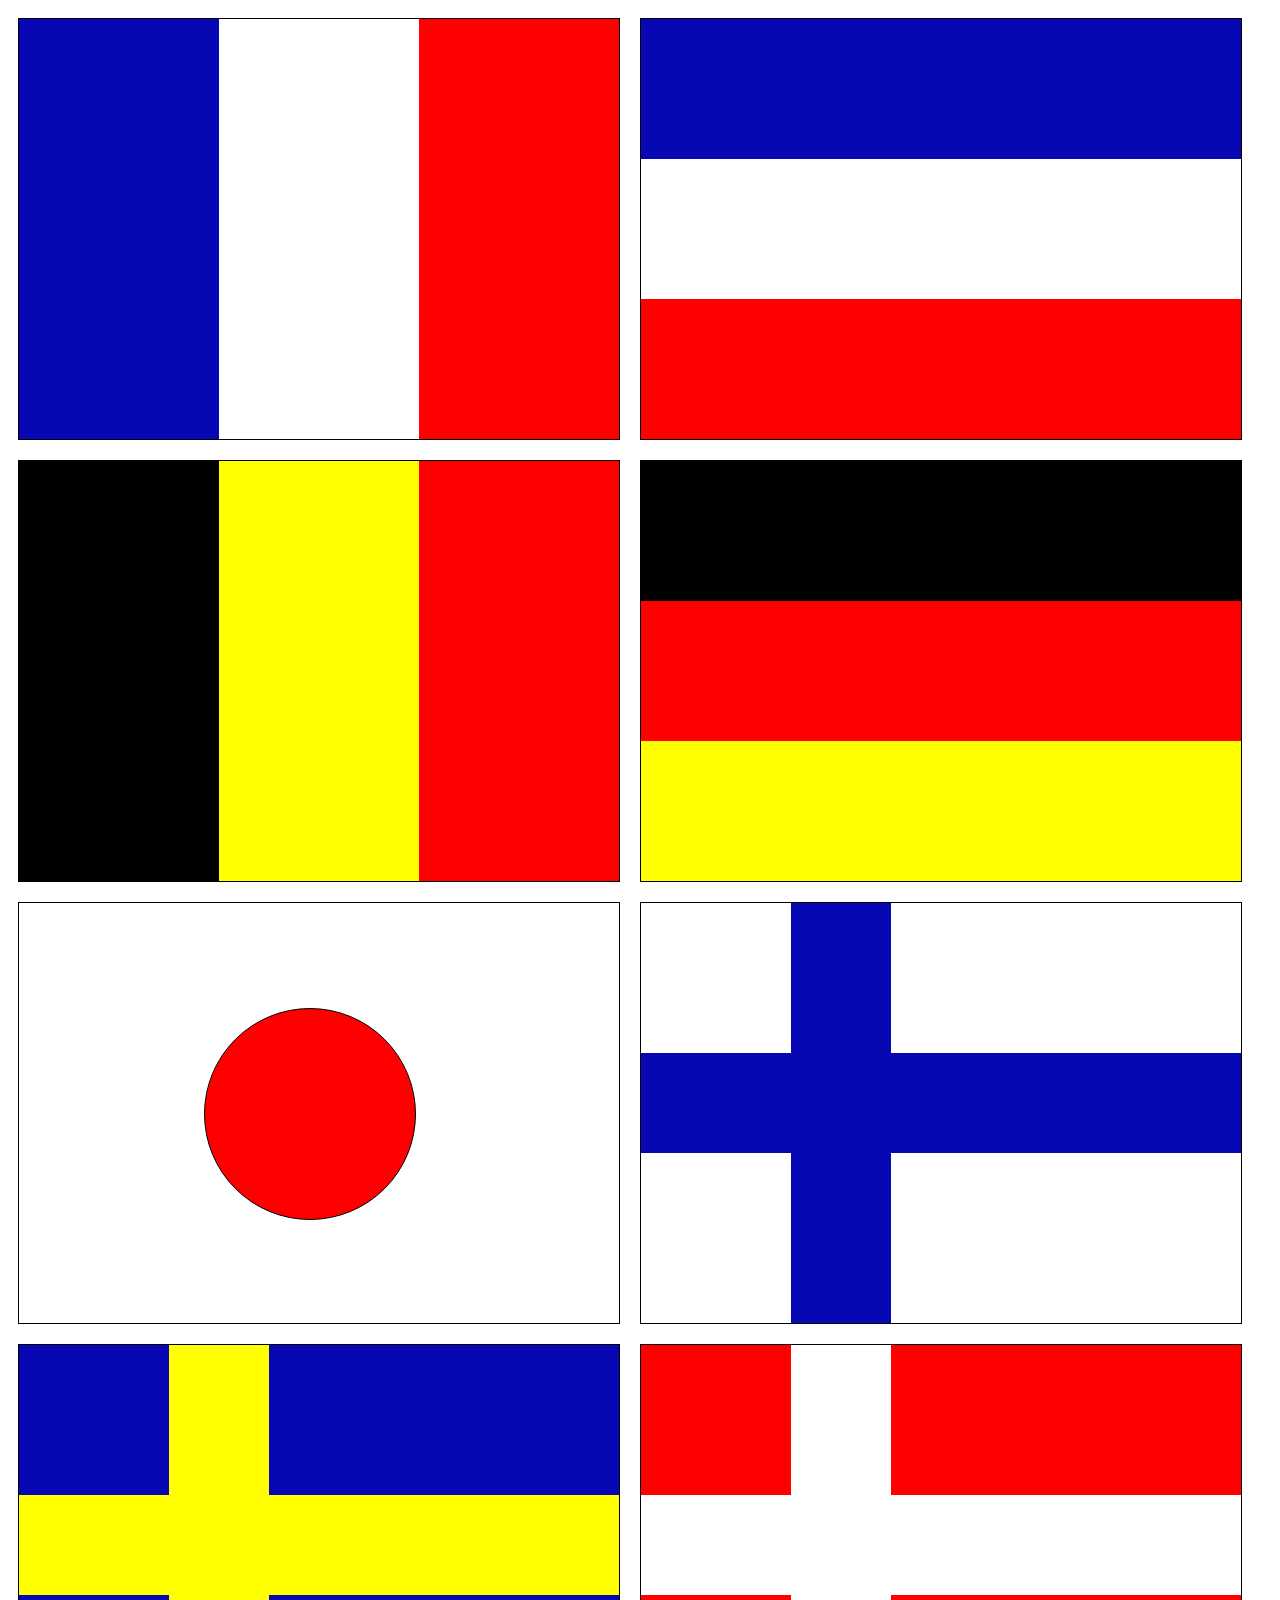
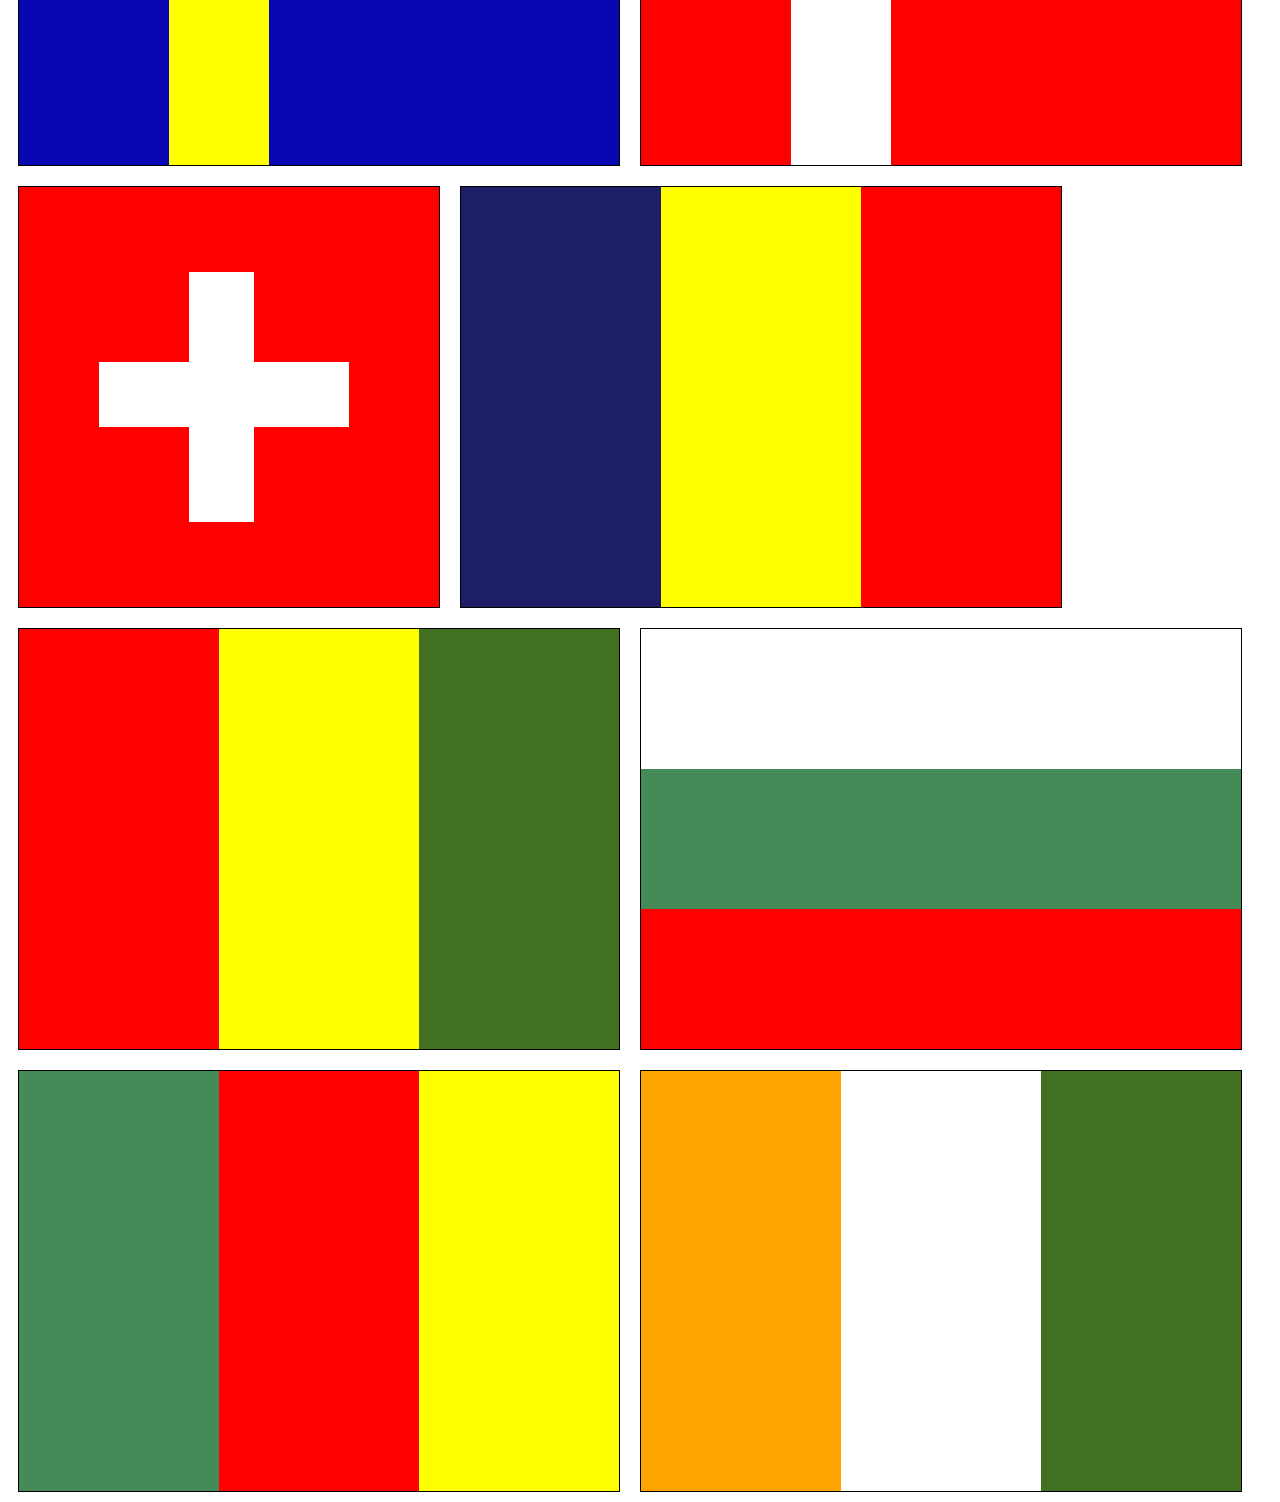
<file: Bandeiras 2 - 0709/index.html>
<!DOCTYPE html>
<html lang="en">
<head>
    <meta charset="UTF-8">
    <meta name="viewport" content="width=device-width, initial-scale=1.0">
    <title>Document</title>
    <link rel="stylesheet" href="style.css">
</head>
<body>
    <div class="bandeira">
        <div class="col3 corAzul"></div>
        <div class="col3 corBranco"></div>
        <div class="col3 corVermelho"></div>
    </div>
    <div class="bandeira">
        <div class="lin3 corAzul"></div>
        <div class="lin3 corBranco"></div>
        <div class="lin3 corVermelho"></div>
    </div>
    <div class="bandeira">
        <div class="col3 corPreto"></div>
        <div class="col3 corAmarelo"></div>
        <div class="col3 corVermelho"></div>
    </div>
    <div class="bandeira">
        <div class="lin3 corPreto"></div>
        <div class="lin3 corVermelho"></div>
        <div class="lin3 corAmarelo"></div>
    </div>
    <div class="bandeira">
        <div class="bola corVermelho"></div>
    
        
    </div>
    <div class="bandeira">
        <div class="lisHor corAzul"> </div>
        <div class="lisVert corAzul"></div>
    </div>
    <div class="bandeira corAzul">
        
        <div class="lisHor corAmarelo"> </div>
        <div class="lisVert corAmarelo"></div>
    </div>
        <div class="bandeira corVermelho">
            <div class="lisHor corBranco"></div>
            <div class="lisVert corBranco"></div>

        </div>
            <div class="bandeiraQuadrada corVermelho">
            <div id="lisHorSuica" class="lisHor corBranco"></div>
            <div id="lisVertSuica" class="lisVert corBranco"></div>
        </div>
        <div class="bandeira">
            <div class="col3 corAzul1"></div>
            <div class="col3 corAmarelo"></div>
            <div class="col3 corVermelho"></div>
        </div>
        <div class="bandeira">
            <div class="col3 corVermelho"></div>
            <div class="col3 corAmarelo"></div>
            <div class="col3 corVerde"></div>
        </div>
        <div class="bandeira">
            <div class="lin3 corBranco"></div>
            <div class="lin3 corVerde1"></div>
            <div class="lin3 corVermelho"></div>
        </div>
        <div class="bandeira">
            <div class="col3 corVerde1"></div>
            <div class="col3 corVermelho"></div>
            <div class="col3 corAmarelo"></div>
      </div>
        <div class="bandeira">
            <div class="col3 corLaranja"></div>
            <div class="col3 corBranco"></div>
            <div class="col3 corVerde"></div>
       </div>
        
</body>
</html>
</file>
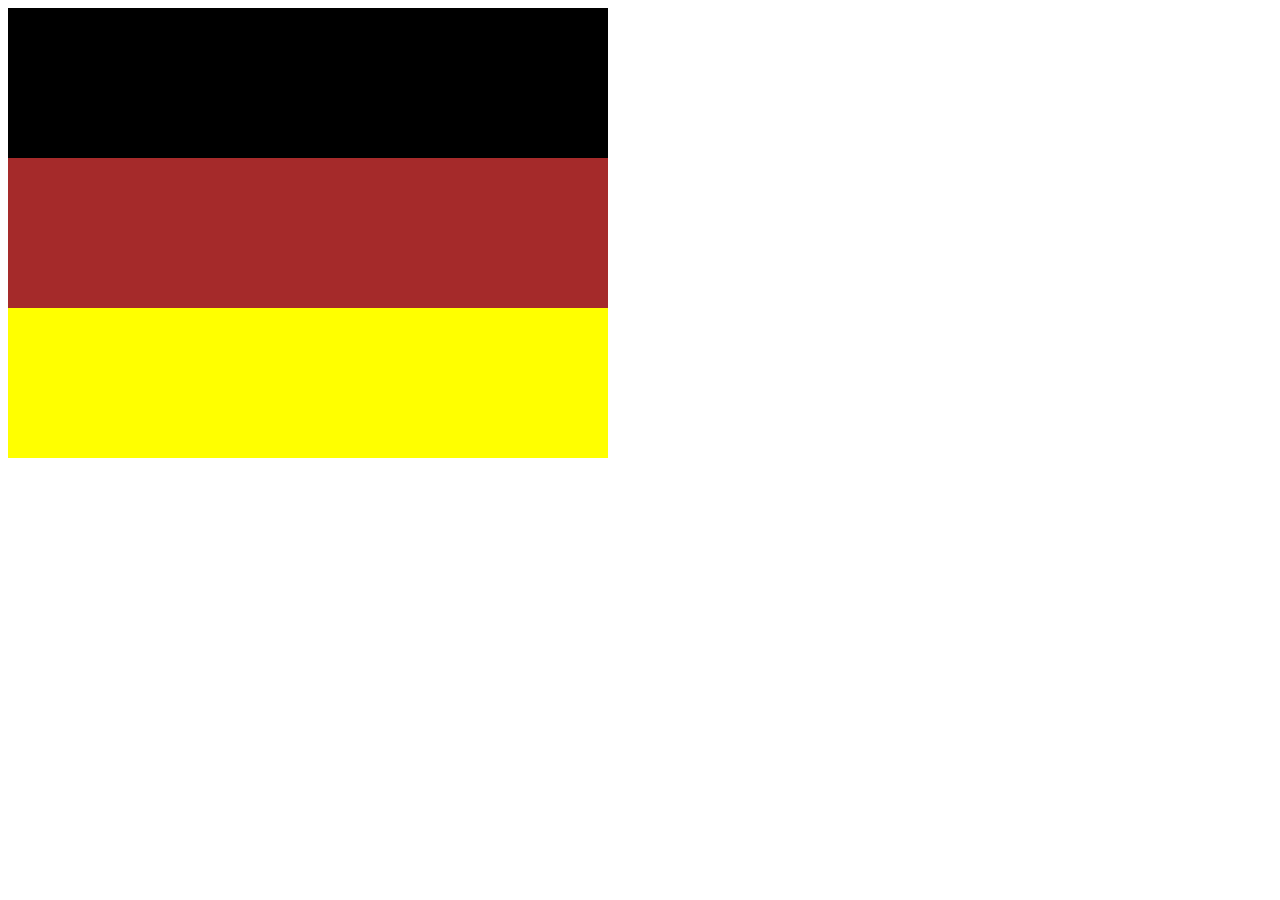
<file: Bandeiras1/alemanha.html>
<!DOCTYPE html>
<html lang="en">
<head>
    <meta charset="UTF-8">
    <meta name="viewport" content="width=device-width, initial-scale=1.0">
    <title>Document</title>
    <link rel="stylesheet" href="alemanha.css">
</head>
<body>
    <div id="caixa">
        <div id="caixa1"></div>
        <div id="caixa2"></div>
        <div id="caixa3"></div>
    </div>

</body>
</html>
</file>
<file: Bandeiras 2 - 0709/style.css>
.bandeira{
    width: 600px;
    height: 420px;
    border: 1px solid black;
    display: block;
    float: left;
    margin: 10px;
}
.col3{
    width: 200px;
    height: 420px;
    display: block;
    float: left;
}
.corAzul{
    background-color: rgb(7, 7, 179);
}
.corBranco{
    background-color: white;
}
.corVermelho{
    background-color: red;
}

.lin3{
    width: 600px;
    height: 140px;
    display: block;
    float: left;
}
.bola{
    width: 210px;
    height: 210px;
    border-radius: 100%;
    display: block;
    float: left;
    margin-left: 185px;
    margin-top: 105px;
    border: 1px solid black;
}
.lisHor{
    width: 600px;
    height: 100px;
    display: block;
    position: relative;
    top: 150px;
}
.lisVert{
    width: 100px;
    height: 420px;
    position: relative;
    top: -100px;
    left: 150px;
}
.lisHor{
    width: 600px;
    height: 100px;
    display: block;
    position: relative;
    top: 150px;
}
.lisVert{
    width: 100px;
    height: 420px;
    position: relative;
    top: -100px;
    left: 150px;
}

.lisHor{
    width: 600px;
    height: 100px;
    display: block;
    position: relative;
    top: 150px;
}
.lisVert{
    width: 100px;
    height: 420px;
    position: relative;
    top: -100px;
    left: 150px;
}
.bandeiraQuadrada{
    height: 420px;
    width: 420px;
    display: block;
    float: left;
    border: 1px solid black;
    margin: 10px; 
}
#lisHorSuica{
    height: 65px;
    width: 250px;
    left: 80px;
    top: 175px;
    
}
#lisVertSuica{
    height: 250px;
    width: 65px;
    left: 170px;
    top: 20px;
}
.col3{
    width: 200px;
    height: 420px;
    display: block;
    float: left;
}
.corAzul1{
    background-color: rgb(30, 30, 104);
}
.corBranco{
    background-color: rgb(206, 185, 0);
}
.corVermelho{
    background-color: red;
}
.col3{
    width: 200px;
    height: 420px;
    display: block;
    float: left;
}
.lin3{
    width: 600px;
    height: 140px;
    display: block;
    float: left;
}
.corBranco{
    background-color: white;
}
.corVerde1{
    background-color: rgb(68, 139, 88);
} 
.corVermelho{
    background-color: rgb(240, 6, 6);
}
.col3{
    width: 200px;
    height: 420px;
    display: block;
    float: left;
}
.corVerde1{
    background-color: rgb(68, 139, 88);
} 
.corVermelho{
    background-color: rgb(240, 6, 6);
}
.corAmarelo{
    background-color: rgb(247, 210, 6);
}

.corVerde{
    background-color: rgb(64, 112, 32);
}

.corAzul{
    background-color: rgb(7, 7, 179);
}
.corBranco{
    background-color: white;
}
.corVermelho{
    background-color: red;
}
.corPreto{
    background-color: black;
}
.corAmarelo{
    background-color: yellow;
}
.corLaranja{
    background-color: orange;
}
</file>
<file: Bandeiras1/alemanha.css>
#caixa{
    background-color: rgb(255, 255, 255);
    width: 1800px;
    height: 450px;
}
#caixa1{
    background-color: rgb(0, 0, 0);
    width: 600px;
    height: 150px;
    display: block;
}
#caixa2{
    background-color: brown;
    width: 600px;
    height: 150px;
    display: block;
}
#caixa3{
    background-color: yellow;
    width: 600px;
    height: 150px;
    display: block;
}
</file>
